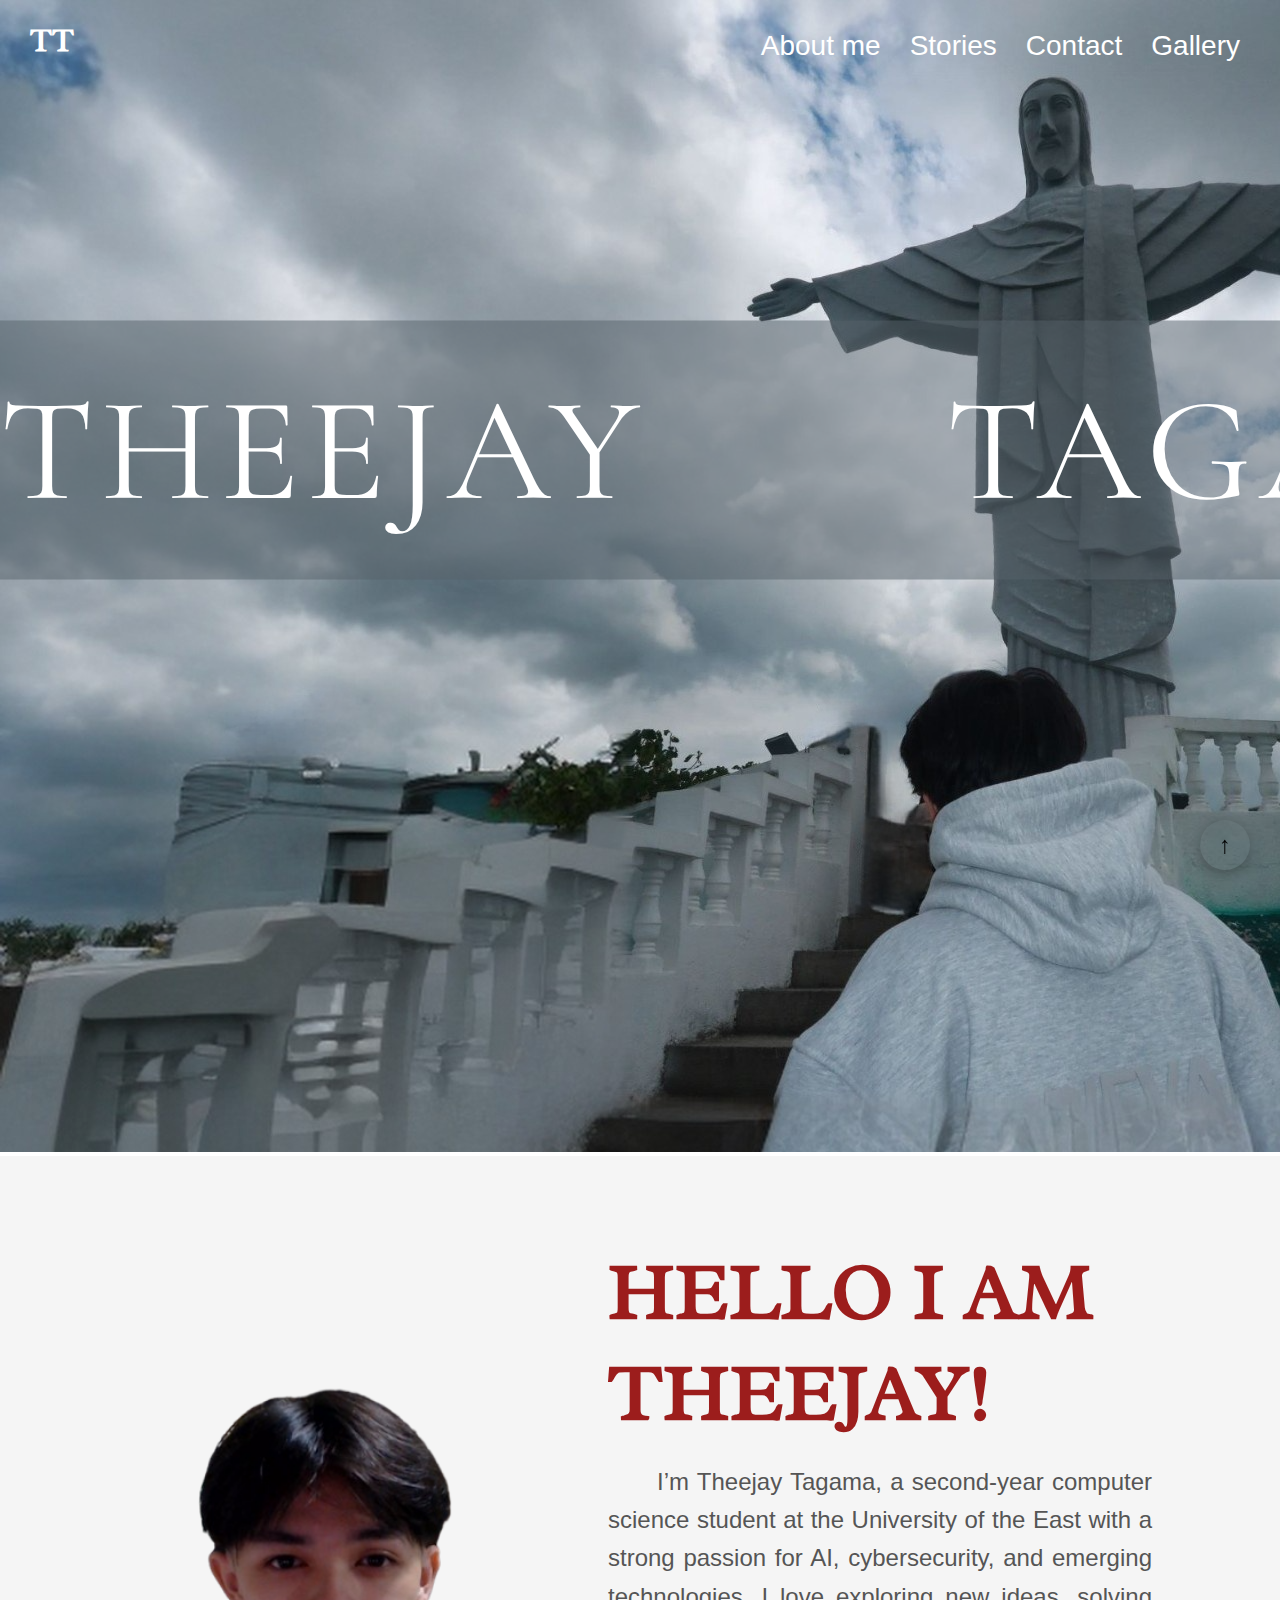
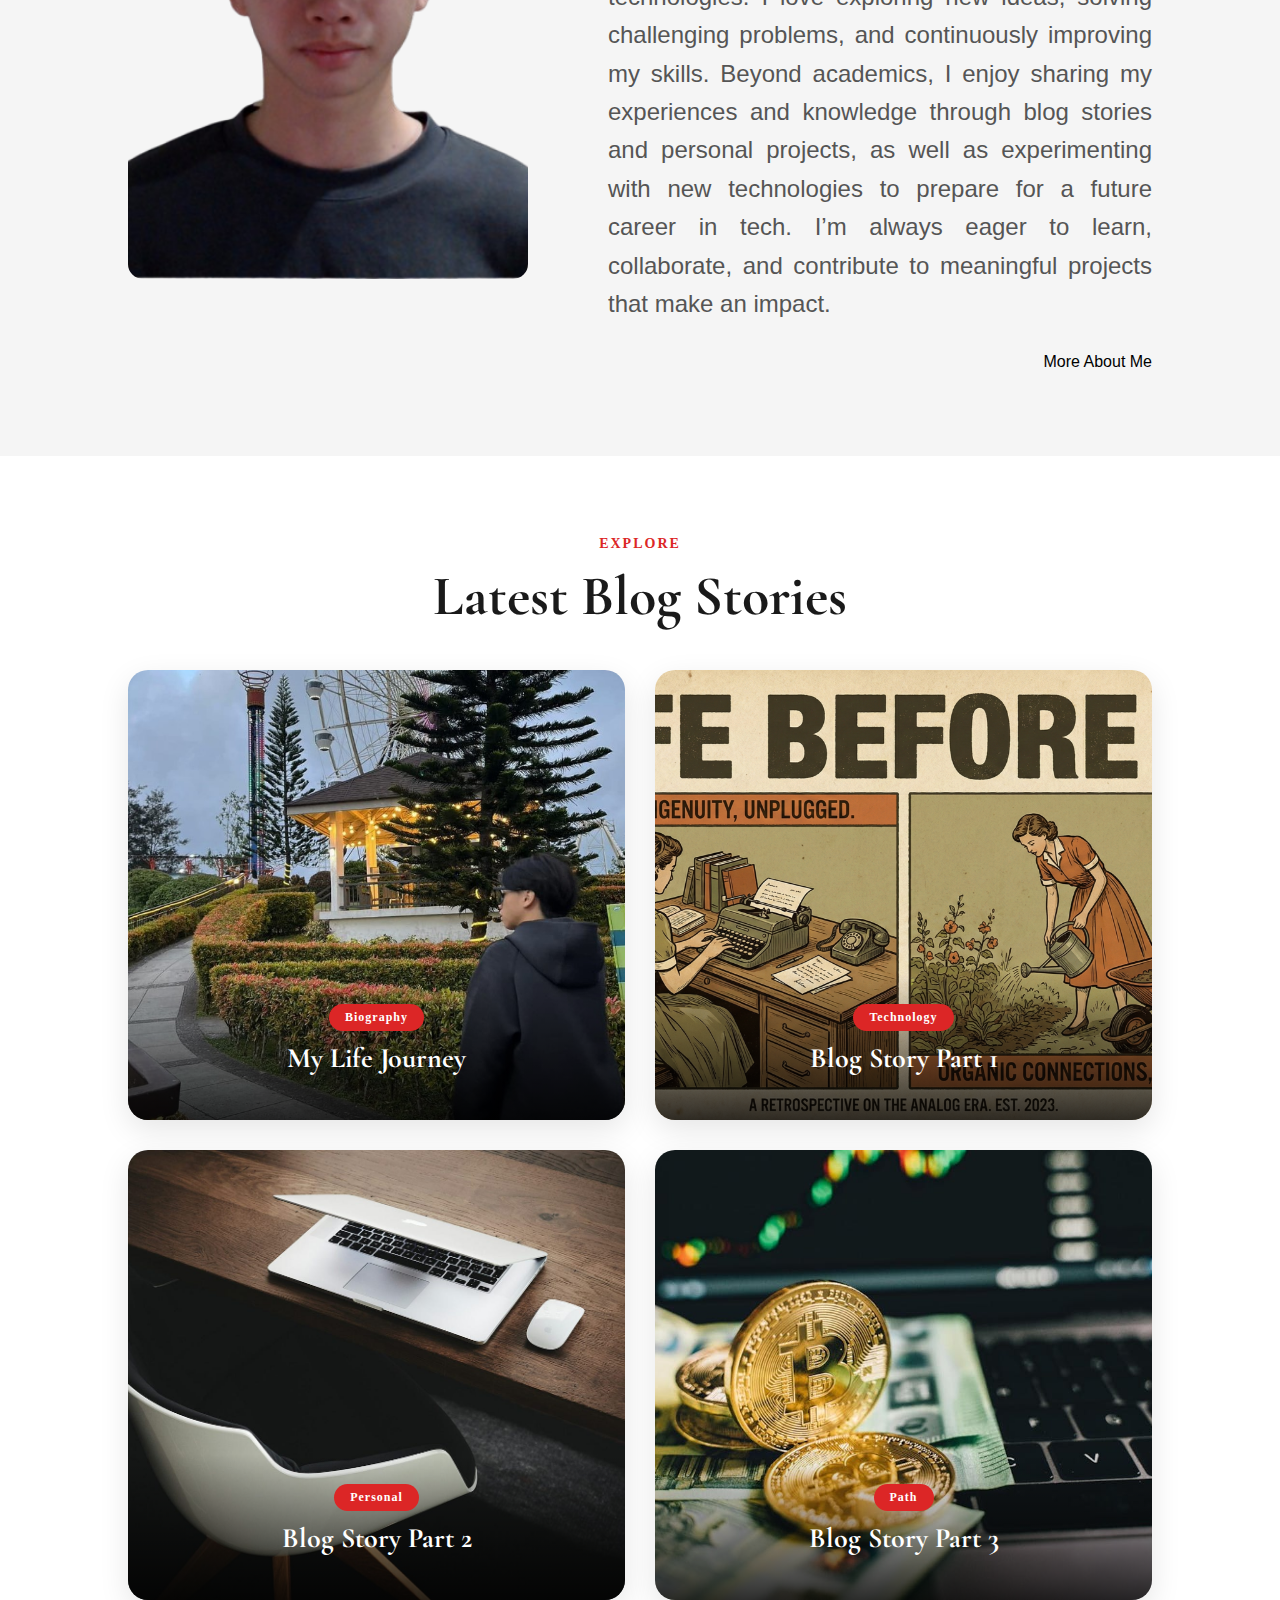
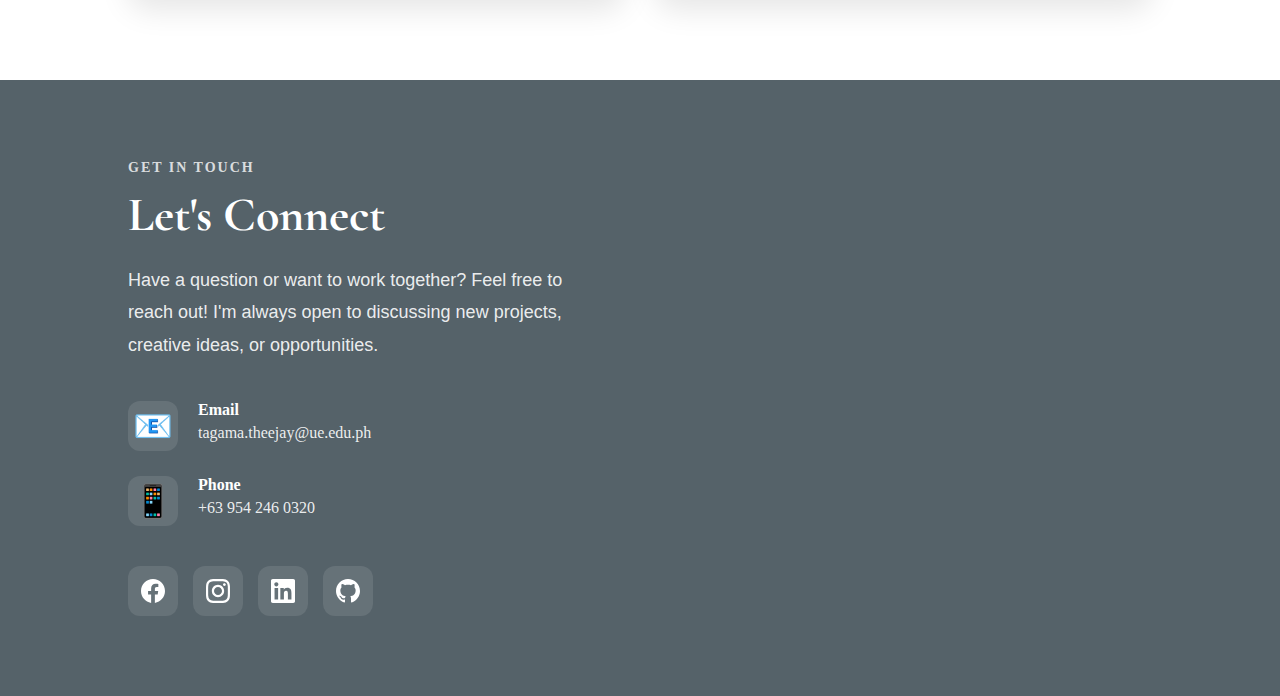
<file: index.html>
<!DOCTYPE html>
<html lang="en">
<head>
    <meta charset="UTF-8">
    <meta name="viewport" content="width=device-width, initial-scale=1.0">
    <title>LandingPage</title>
    <link href="https://fonts.googleapis.com/css2?family=Cormorant+Garamond:wght@400;700&display=swap" rel="stylesheet">
    <link href="https://fonts.googleapis.com/css2?family=Radley&display=swap" rel="stylesheet">
    <link rel="stylesheet" href="style.css">
</head>
<body>
    <div id="top"></div>
    <div id="Hero">
        <img src="bgImage2.png" alt="myPicture">
        <h1 id="logo">TT</h1>

        <div class="nav">
            <a href="#About">About me</a>
            <a href="#Stories">Stories</a>
            <a href="#Contact">Contact</a>
            <a href="Gallery/gallery.html">Gallery</a>
        </div>

        <div class="nameBox">
            <span>THEEJAY</span>
            <span>TAGAMA</span>
        </div>

        
    </div>

    <section id="About" class="about-section">
        <div class="about-container">
            <!-- Left: Image -->
            <div class="about-image">
                <img src="pic1.png" alt="Theejay Tagama">
            </div>

            <!-- Right: Text -->
            <div class="about-text">
                <h2>HELLO I AM THEEJAY!</h2>
                <p>
                    &nbsp;&nbsp;&nbsp;&nbsp;&nbsp;&nbsp;I’m Theejay Tagama, a second-year computer science student at the University of the East with a strong passion for AI, cybersecurity, and 
                    emerging technologies. I love exploring new ideas, solving challenging problems, and continuously improving my skills. Beyond academics, 
                    I enjoy sharing my experiences and knowledge through blog stories and personal projects, as well as experimenting with new technologies to 
                    prepare for a future career in tech. I’m always eager to learn, collaborate, and contribute to meaningful projects that make an impact.
                </p>

                <div id="MoreAboutMe">
                    <a href="bio.html">More About Me</a>
                </div>
            </div>
        </div>
    </section>

    <!-- LATEST STORIES SECTION - ADD THIS -->
    <section id="Stories" class="stories-section">
        <p class="stories-label">EXPLORE</p>
        <h2 class="stories-title">Latest Blog Stories</h2>
        

        <!-- Story Cards Grid -->
        <div class="stories-grid">
            
            <!-- Story Card 1 - Biography -->
            <a href="bio.html" class="story-card">
                <img src="storyPic1.jpg" alt="Biography">
                <div class="story-overlay">
                    <span class="story-category">Biography</span>
                    <h3 class="story-title">My Life Journey</h3>
                </div>
            </a>

            <!-- Story Card 2 - Blog Story Part 1 -->
            <a href="BS1.html" class="story-card">
                <img src="storyPic3.png" alt="Blog Story Part 1">
                <div class="story-overlay">
                    <span class="story-category">Technology</span>
                    <h3 class="story-title">Blog Story Part 1</h3>
                </div>
            </a>

            <!-- Story Card 3 - Blog Story Part 2 -->
            <a href="BS2.html" class="story-card">
                <img src="storyPic2.jpg" alt="Blog Story Part 2">
                <div class="story-overlay">
                    <span class="story-category">Personal</span>
                    <h3 class="story-title">Blog Story Part 2</h3>
                </div>
            </a>

            <!-- Story Card 4 - Blog Story Part 3 -->
            <a href="BS3.html" class="story-card">
                <img src="HeadPic.jpg" alt="Blog Story Part 3">
                <div class="story-overlay">
                    <span class="story-category">Path</span>
                    <h3 class="story-title">Blog Story Part 3</h3>
                </div>
            </a>

        </div>
    </section>

    </section>

    <!-- CONTACT SECTION - ADD THIS -->
    <section id="Contact" class="contact-section">
        <div class="contact-container">
            
            <div class="contact-info">
                <p class="contact-label">GET IN TOUCH</p>
                <h2 class="contact-title">Let's Connect</h2>
                <p class="contact-description">
                    Have a question or want to work together? Feel free to reach out! 
                    I'm always open to discussing new projects, creative ideas, or opportunities.
                </p>

                <!-- Contact Details -->
                <div class="contact-details">
                    <div class="contact-item">
                        <div class="contact-icon">📧</div>
                        <div>
                            <h4>Email</h4>
                            <a href="mailto:tagama.theejay@ue.edu.ph">tagama.theejay@ue.edu.ph</a>
                        </div>
                    </div>

                    <div class="contact-item">
                        <div class="contact-icon">📱</div>
                        <div>
                            <h4>Phone</h4>
                            <a href="tel:+639542460320">+63 954 246 0320</a>
                        </div>
                    </div>
                </div>

                <!-- Social Media Links -->
                <div class="social-links">
                    <a href="https://www.facebook.com/theejay.tagama.58" target="_blank" class="social-btn">
                        <svg width="24" height="24" fill="currentColor" viewBox="0 0 24 24">
                            <path d="M24 12.073c0-6.627-5.373-12-12-12s-12 5.373-12 12c0 5.99 4.388 10.954 10.125 11.854v-8.385H7.078v-3.47h3.047V9.43c0-3.007 1.792-4.669 4.533-4.669 1.312 0 2.686.235 2.686.235v2.953H15.83c-1.491 0-1.956.925-1.956 1.874v2.25h3.328l-.532 3.47h-2.796v8.385C19.612 23.027 24 18.062 24 12.073z"/>
                        </svg>
                    </a>
                    <a href="https://www.instagram.com/tthheeejjaayyy/" target="_blank" class="social-btn">
                        <svg width="24" height="24" fill="currentColor" viewBox="0 0 24 24">
                            <path d="M12 2.163c3.204 0 3.584.012 4.85.07 3.252.148 4.771 1.691 4.919 4.919.058 1.265.069 1.645.069 4.849 0 3.205-.012 3.584-.069 4.849-.149 3.225-1.664 4.771-4.919 4.919-1.266.058-1.644.07-4.85.07-3.204 0-3.584-.012-4.849-.07-3.26-.149-4.771-1.699-4.919-4.92-.058-1.265-.07-1.644-.07-4.849 0-3.204.013-3.583.07-4.849.149-3.227 1.664-4.771 4.919-4.919 1.266-.057 1.645-.069 4.849-.069zm0-2.163c-3.259 0-3.667.014-4.947.072-4.358.2-6.78 2.618-6.98 6.98-.059 1.281-.073 1.689-.073 4.948 0 3.259.014 3.668.072 4.948.2 4.358 2.618 6.78 6.98 6.98 1.281.058 1.689.072 4.948.072 3.259 0 3.668-.014 4.948-.072 4.354-.2 6.782-2.618 6.979-6.98.059-1.28.073-1.689.073-4.948 0-3.259-.014-3.667-.072-4.947-.196-4.354-2.617-6.78-6.979-6.98-1.281-.059-1.69-.073-4.949-.073zm0 5.838c-3.403 0-6.162 2.759-6.162 6.162s2.759 6.163 6.162 6.163 6.162-2.759 6.162-6.163c0-3.403-2.759-6.162-6.162-6.162zm0 10.162c-2.209 0-4-1.79-4-4 0-2.209 1.791-4 4-4s4 1.791 4 4c0 2.21-1.791 4-4 4zm6.406-11.845c-.796 0-1.441.645-1.441 1.44s.645 1.44 1.441 1.44c.795 0 1.439-.645 1.439-1.44s-.644-1.44-1.439-1.44z"/>
                        </svg>
                    </a>
                    <a href="https://www.linkedin.com/in/theejay-tagama-810851366/" target="_blank" class="social-btn">
                        <svg width="24" height="24" fill="currentColor" viewBox="0 0 24 24">
                            <path d="M20.447 20.452h-3.554v-5.569c0-1.328-.027-3.037-1.852-3.037-1.853 0-2.136 1.445-2.136 2.939v5.667H9.351V9h3.414v1.561h.046c.477-.9 1.637-1.85 3.37-1.85 3.601 0 4.267 2.37 4.267 5.455v6.286zM5.337 7.433c-1.144 0-2.063-.926-2.063-2.065 0-1.138.92-2.063 2.063-2.063 1.14 0 2.064.925 2.064 2.063 0 1.139-.925 2.065-2.064 2.065zm1.782 13.019H3.555V9h3.564v11.452zM22.225 0H1.771C.792 0 0 .774 0 1.729v20.542C0 23.227.792 24 1.771 24h20.451C23.2 24 24 23.227 24 22.271V1.729C24 .774 23.2 0 22.222 0h.003z"/>
                        </svg>
                    </a>
                    <a href="https://github.com/Theejay06" target="_blank" class="social-btn">
                        <svg width="24" height="24" fill="currentColor" viewBox="0 0 24 24">
                            <path d="M12 0c-6.626 0-12 5.373-12 12 0 5.302 3.438 9.8 8.207 11.387.599.111.793-.261.793-.577v-2.234c-3.338.726-4.033-1.416-4.033-1.416-.546-1.387-1.333-1.756-1.333-1.756-1.089-.745.083-.729.083-.729 1.205.084 1.839 1.237 1.839 1.237 1.07 1.834 2.807 1.304 3.492.997.107-.775.418-1.305.762-1.604-2.665-.305-5.467-1.334-5.467-5.931 0-1.311.469-2.381 1.236-3.221-.124-.303-.535-1.524.117-3.176 0 0 1.008-.322 3.301 1.23.957-.266 1.983-.399 3.003-.404 1.02.005 2.047.138 3.006.404 2.291-1.552 3.297-1.23 3.297-1.23.653 1.653.242 2.874.118 3.176.77.84 1.235 1.911 1.235 3.221 0 4.609-2.807 5.624-5.479 5.921.43.372.823 1.102.823 2.222v3.293c0 .319.192.694.801.576 4.765-1.589 8.199-6.086 8.199-11.386 0-6.627-5.373-12-12-12z"/>
                        </svg>
                    </a>
                </div>
            </div>
        </div>
    </section>

    <a href="#top" class="back-to-top">↑</a>

    
</body>
</html>
</file>
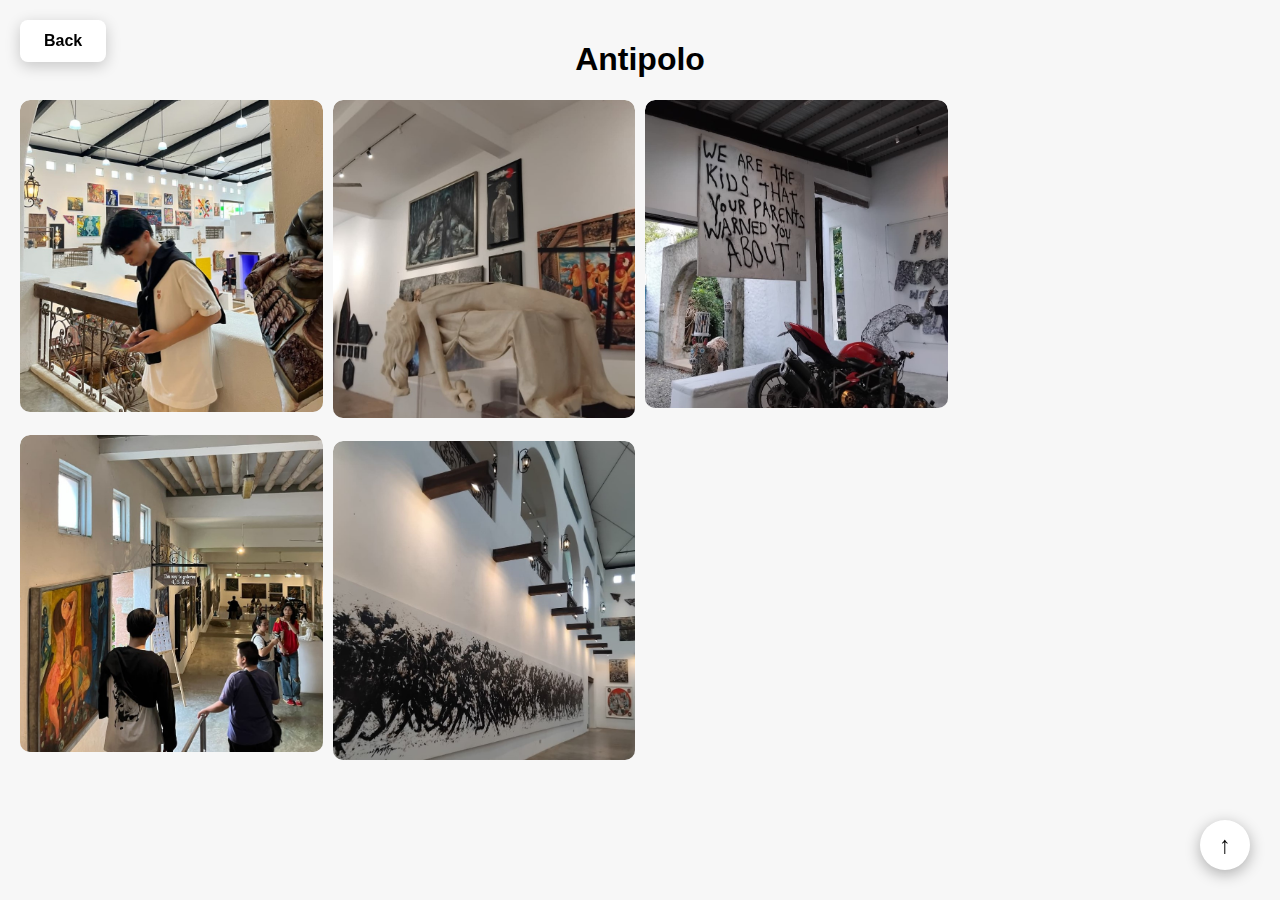
<file: Gallery/antipolo.html>
<!DOCTYPE html>
<html lang="en">
<head>
<meta charset="UTF-8">
<meta name="viewport" content="width=device-width, initial-scale=1.0">
<title>Photo Gallery</title>
<link rel="stylesheet" href="../css/gen.css">
</head>
<body>
  <div id="top"></div>
  <a href="gallery.html" class="home-button">Back</a>
  <h1>Antipolo</h1>


  <div class="gallery">
      <a href="#img1"><img src="../images/gallery-images/pinto-art/pic1.jpg" alt="Child Pic 1" class="thumb"></a>
      <a href="#img2"><img src="../images/gallery-images/pinto-art/pic2.jpg" alt="Child Pic 2" class="thumb"></a>
      <a href="#img3"><img src="../images/gallery-images/pinto-art/pic3.jpg" alt="Child Pic 3" class="thumb"></a>
      <a href="#img4"><img src="../images/gallery-images/pinto-art/pic4.jpg" alt="Child Pic 4" class="thumb"></a>
      <a href="#img5"><img src="../images/gallery-images/pinto-art/pic5.jpg" alt="Child Pic 5" class="thumb"></a>
      
  </div>


  <div id="img1" class="lightbox">
    <a href="#" class="close"></a>
    <img src="../images/gallery-images/pinto-art/pic1.jpg" alt="Child Pic 1">
  </div>

  <div id="img2" class="lightbox">
    <a href="#" class="close"></a>
    <img src="../images/gallery-images/pinto-art/pic2.jpg" alt="Child Pic 2">
  </div>

  <div id="img3" class="lightbox">
    <a href="#" class="close"></a>
    <img src="../images/gallery-images/pinto-art/pic3.jpg" alt="Child Pic 3">
  </div>

  <div id="img4" class="lightbox">
    <a href="#" class="close"></a>
    <img src="../images/gallery-images/pinto-art/pic4.jpg" alt="Child Pic 4">
  </div>

  <div id="img5" class="lightbox">
    <a href="#" class="close"></a>
    <img src="../images/gallery-images/pinto-art/pic5.jpg" alt="Child Pic 5">
  </div>


  <a href="#top" class="back-to-top">↑</a>

</body>
</html>
</file>
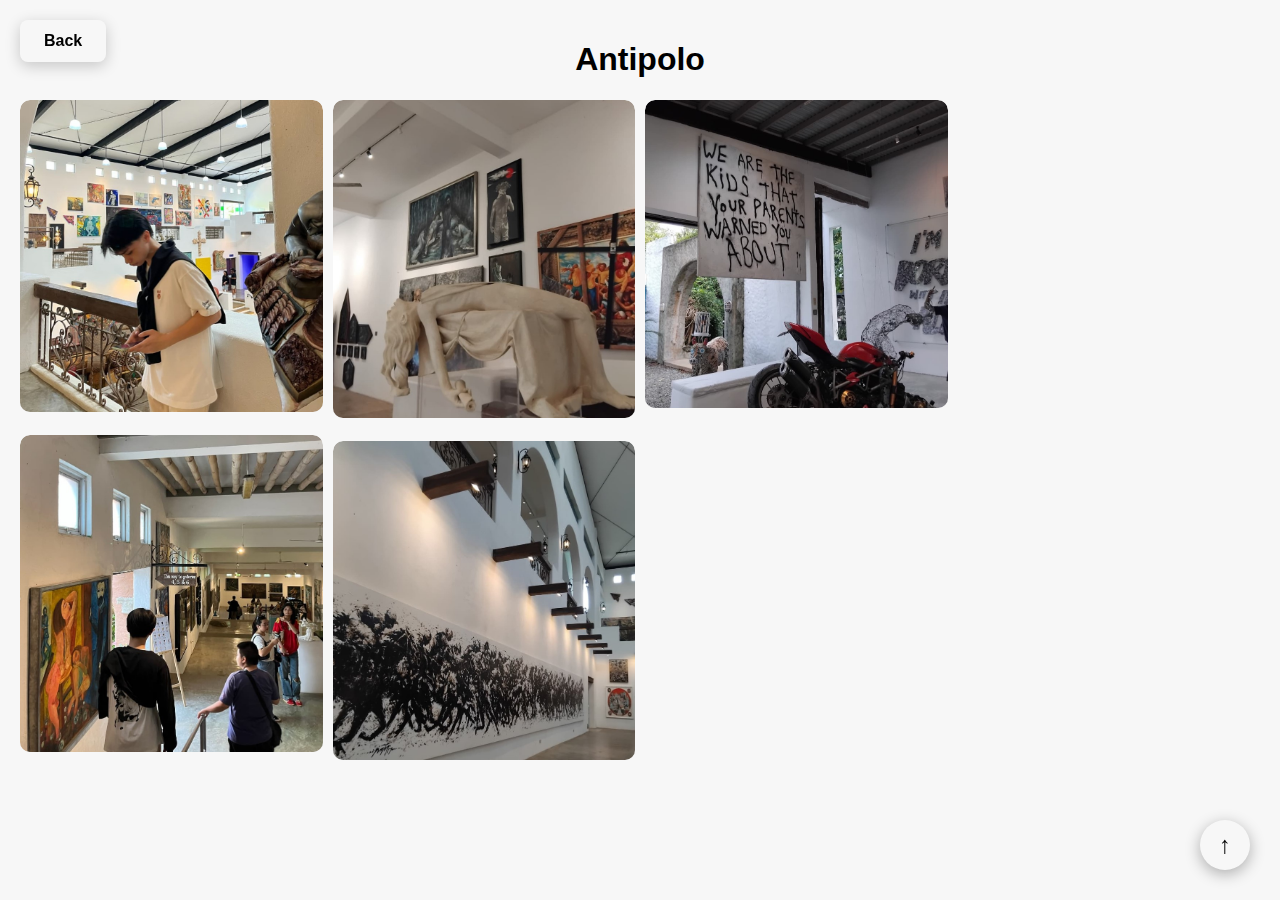
<file: Gallery/AntipoloGal.html>
<!DOCTYPE html>
<html lang="en">
<head>
<meta charset="UTF-8">
<meta name="viewport" content="width=device-width, initial-scale=1.0">
<title>Photo Gallery</title>
<link rel="stylesheet" href="gen.css">
</head>
<body>
  <div id="top"></div>
  <a href="gallery.html" class="home-button">Back</a>
  <h1>Antipolo</h1>


  <div class="gallery">
      <a href="#img1"><img src="../Pictures/PintoArt/pic1.jpg" alt="Child Pic 1" class="thumb"></a>
      <a href="#img2"><img src="../Pictures/PintoArt/pic2.jpg" alt="Child Pic 2" class="thumb"></a>
      <a href="#img3"><img src="../Pictures/PintoArt/pic3.jpg" alt="Child Pic 3" class="thumb"></a>
      <a href="#img4"><img src="../Pictures/PintoArt/pic4.jpg" alt="Child Pic 4" class="thumb"></a>
      <a href="#img5"><img src="../Pictures/PintoArt/pic5.jpg" alt="Child Pic 5" class="thumb"></a>
      
  </div>


  <div id="img1" class="lightbox">
    <a href="#" class="close"></a>
    <img src="../Pictures/PintoArt/pic1.jpg" alt="Child Pic 1">
  </div>

  <div id="img2" class="lightbox">
    <a href="#" class="close"></a>
    <img src="../Pictures/PintoArt/pic2.jpg" alt="Child Pic 2">
  </div>

  <div id="img3" class="lightbox">
    <a href="#" class="close"></a>
    <img src="../Pictures/PintoArt/pic3.jpg" alt="Child Pic 3">
  </div>

  <div id="img4" class="lightbox">
    <a href="#" class="close"></a>
    <img src="../Pictures/PintoArt/pic4.jpg" alt="Child Pic 4">
  </div>

  <div id="img5" class="lightbox">
    <a href="#" class="close"></a>
    <img src="../Pictures/PintoArt/pic5.jpg" alt="Child Pic 5">
  </div>


  <a href="#top" class="back-to-top">↑</a>

</body>
</html>
</file>
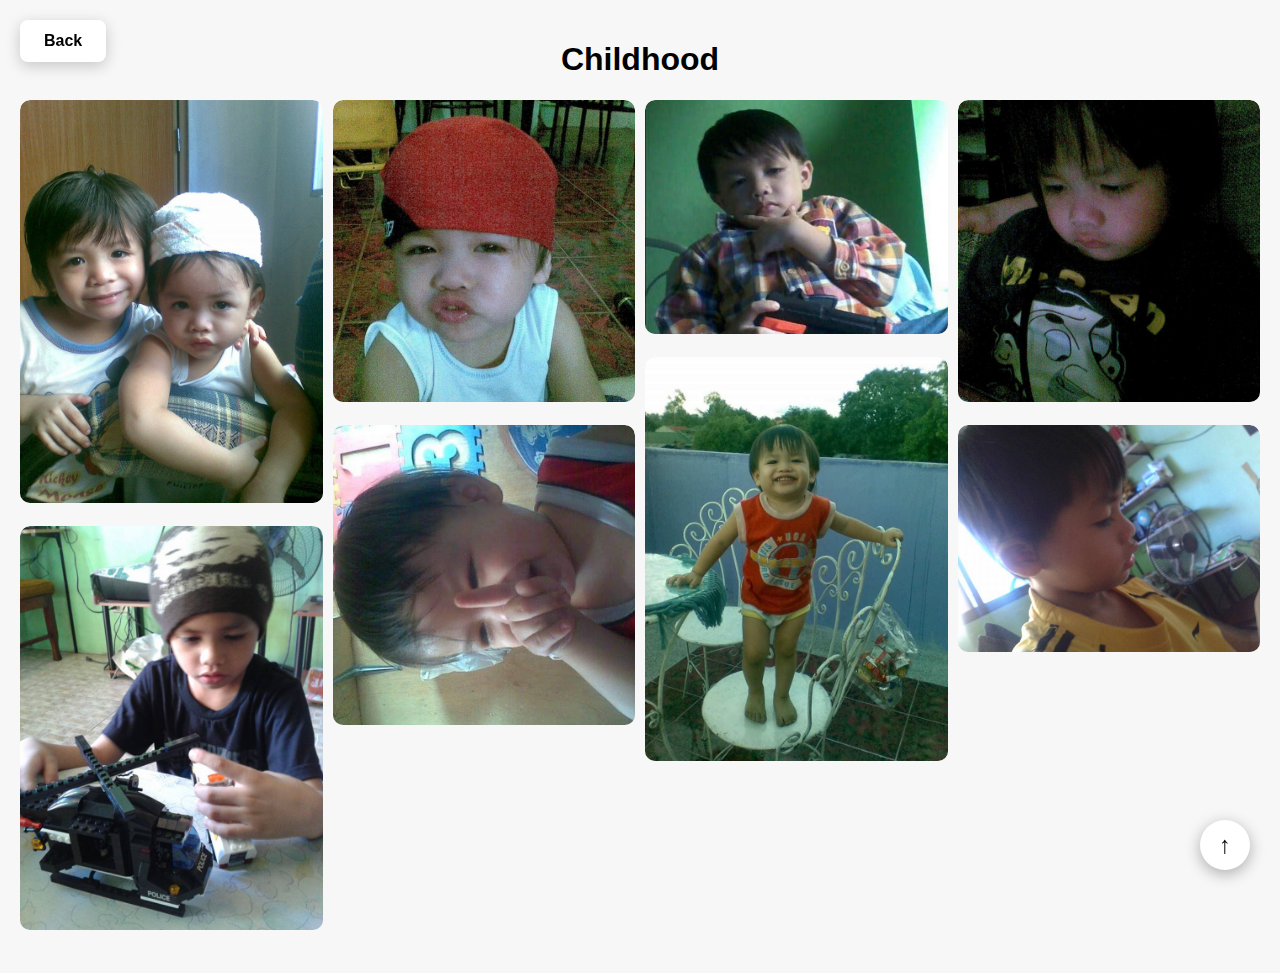
<file: Gallery/childhood.html>
<!DOCTYPE html>
<html lang="en">
<head>
<meta charset="UTF-8">
<meta name="viewport" content="width=device-width, initial-scale=1.0">
<title>Photo Gallery</title>
<link rel="stylesheet" href="../css/gen.css">
</head>
<body>
<div id="top"></div>
<a href="gallery.html" class="home-button">Back</a>
<h1>Childhood</h1>


<div class="gallery">
  <a href="#img1"><img src="../images/gallery-images/childhood/childPic1.jpg" alt="Child Pic 1" class="thumb"></a>
  <a href="#img2"><img src="../images/gallery-images/childhood/childPic2.jpg" alt="Child Pic 2" class="thumb"></a>
  <a href="#img3"><img src="../images/gallery-images/childhood/childPic3.jpg" alt="Child Pic 3" class="thumb"></a>
  <a href="#img4"><img src="../images/gallery-images/childhood/childPic4.jpg" alt="Child Pic 4" class="thumb"></a>
  <a href="#img5"><img src="../images/gallery-images/childhood/childPic5.jpg" alt="Child Pic 5" class="thumb"></a>
  <a href="#img6"><img src="../images/gallery-images/childhood/childPic6.jpg" alt="Child Pic 6" class="thumb"></a>
  <a href="#img7"><img src="../images/gallery-images/childhood/childPic7.jpg" alt="Child Pic 7" class="thumb"></a>
  <a href="#img8"><img src="../images/gallery-images/childhood/childPic8.jpg" alt="Child Pic 8" class="thumb"></a>
</div>


<div id="img1" class="lightbox">
  <a href="#" class="close"></a>
  <img src="../images/gallery-images/childhood/childPic1.jpg" alt="Child Pic 1">
</div>

<div id="img2" class="lightbox">
  <a href="#" class="close"></a>
  <img src="../images/gallery-images/childhood/childPic2.jpg" alt="Child Pic 2">
</div>

<div id="img3" class="lightbox">
  <a href="#" class="close"></a>
  <img src="../images/gallery-images/childhood/childPic3.jpg" alt="Child Pic 3">
</div>

<div id="img4" class="lightbox">
  <a href="#" class="close"></a>
  <img src="../images/gallery-images/childhood/childPic4.jpg" alt="Child Pic 4">
</div>

<div id="img5" class="lightbox">
  <a href="#" class="close"></a>
  <img src="../images/gallery-images/childhood/childPic5.jpg" alt="Child Pic 5">
</div>

<div id="img6" class="lightbox">
  <a href="#" class="close"></a>
  <img src="../images/gallery-images/childhood/childPic6.jpg" alt="Child Pic 6">
</div>

<div id="img7" class="lightbox">
  <a href="#" class="close"></a>
  <img src="../images/gallery-images/childhood/childPic7.jpg" alt="Child Pic 7">
</div>

<div id="img8" class="lightbox">
  <a href="#" class="close"></a>
  <img src="../images/gallery-images/childhood/childPic8.jpg" alt="Child Pic 8">
</div>
<a href="#top" class="back-to-top">↑</a>
</body>
</html>
</file>
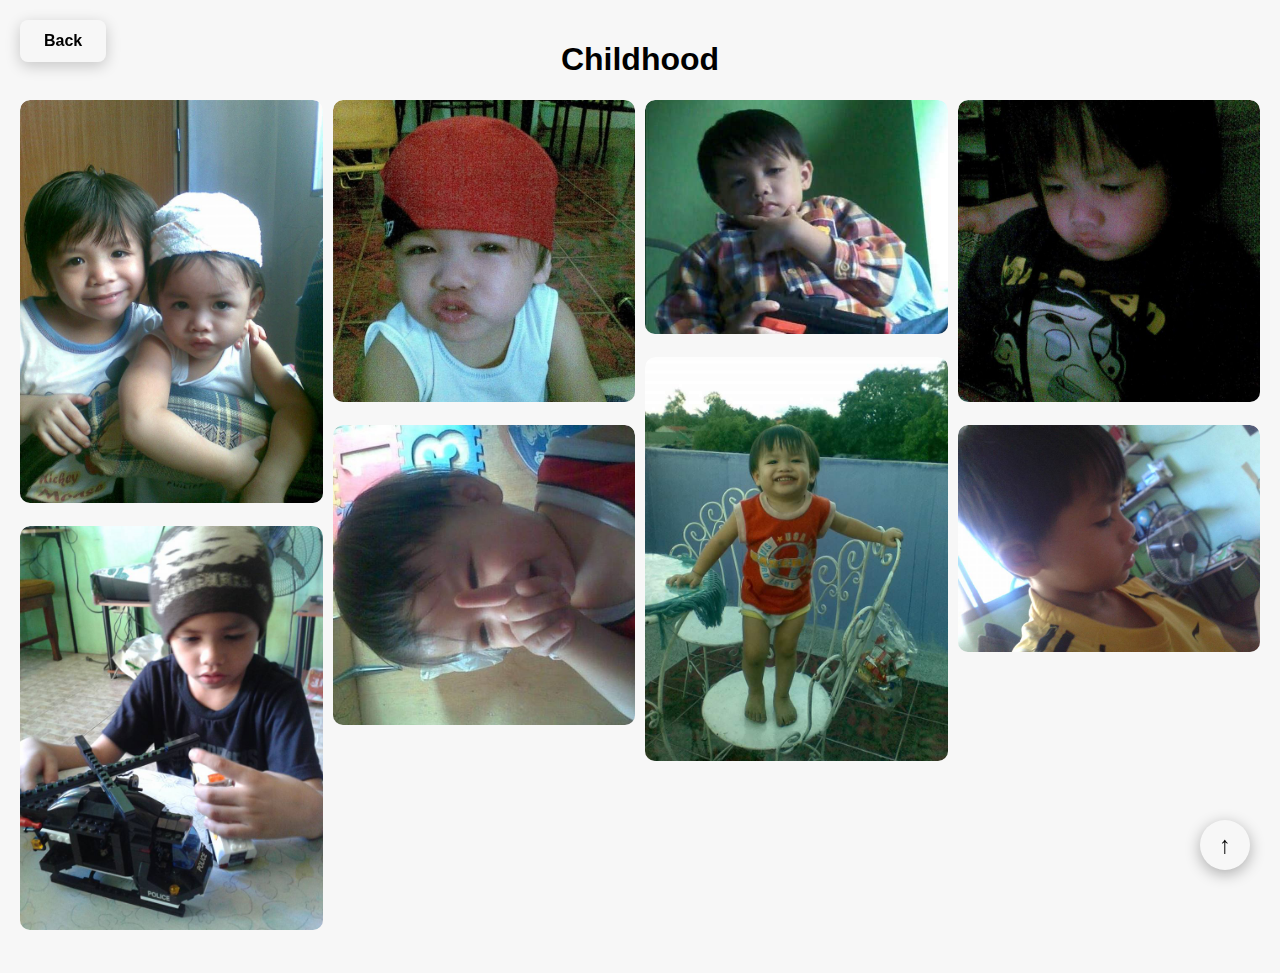
<file: Gallery/childHoodGal.html>
<!DOCTYPE html>
<html lang="en">
<head>
<meta charset="UTF-8">
<meta name="viewport" content="width=device-width, initial-scale=1.0">
<title>Photo Gallery</title>
<link rel="stylesheet" href="gen.css">
</head>
<body>
<div id="top"></div>
<a href="gallery.html" class="home-button">Back</a>
<h1>Childhood</h1>


<div class="gallery">
  <a href="#img1"><img src="../Pictures/Childhood/childPic1.jpg" alt="Child Pic 1" class="thumb"></a>
  <a href="#img2"><img src="../Pictures/Childhood/childPic2.jpg" alt="Child Pic 2" class="thumb"></a>
  <a href="#img3"><img src="../Pictures/Childhood/childPic3.jpg" alt="Child Pic 3" class="thumb"></a>
  <a href="#img4"><img src="../Pictures/Childhood/childPic4.jpg" alt="Child Pic 4" class="thumb"></a>
  <a href="#img5"><img src="../Pictures/Childhood/childPic5.jpg" alt="Child Pic 5" class="thumb"></a>
  <a href="#img6"><img src="../Pictures/Childhood/childPic6.jpg" alt="Child Pic 6" class="thumb"></a>
  <a href="#img7"><img src="../Pictures/Childhood/childPic7.jpg" alt="Child Pic 7" class="thumb"></a>
  <a href="#img8"><img src="../Pictures/Childhood/childPic8.jpg" alt="Child Pic 8" class="thumb"></a>
</div>


<div id="img1" class="lightbox">
  <a href="#" class="close"></a>
  <img src="../Pictures/Childhood/childPic1.jpg" alt="Child Pic 1">
</div>

<div id="img2" class="lightbox">
  <a href="#" class="close"></a>
  <img src="../Pictures/Childhood/childPic2.jpg" alt="Child Pic 2">
</div>

<div id="img3" class="lightbox">
  <a href="#" class="close"></a>
  <img src="../Pictures/Childhood/childPic3.jpg" alt="Child Pic 3">
</div>

<div id="img4" class="lightbox">
  <a href="#" class="close"></a>
  <img src="../Pictures/Childhood/childPic4.jpg" alt="Child Pic 4">
</div>

<div id="img5" class="lightbox">
  <a href="#" class="close"></a>
  <img src="../Pictures/Childhood/childPic5.jpg" alt="Child Pic 5">
</div>

<div id="img6" class="lightbox">
  <a href="#" class="close"></a>
  <img src="../Pictures/Childhood/childPic6.jpg" alt="Child Pic 6">
</div>

<div id="img7" class="lightbox">
  <a href="#" class="close"></a>
  <img src="../Pictures/Childhood/childPic7.jpg" alt="Child Pic 7">
</div>

<div id="img8" class="lightbox">
  <a href="#" class="close"></a>
  <img src="../Pictures/Childhood/childPic8.jpg" alt="Child Pic 8">
</div>
<a href="#top" class="back-to-top">↑</a>
</body>
</html>
</file>
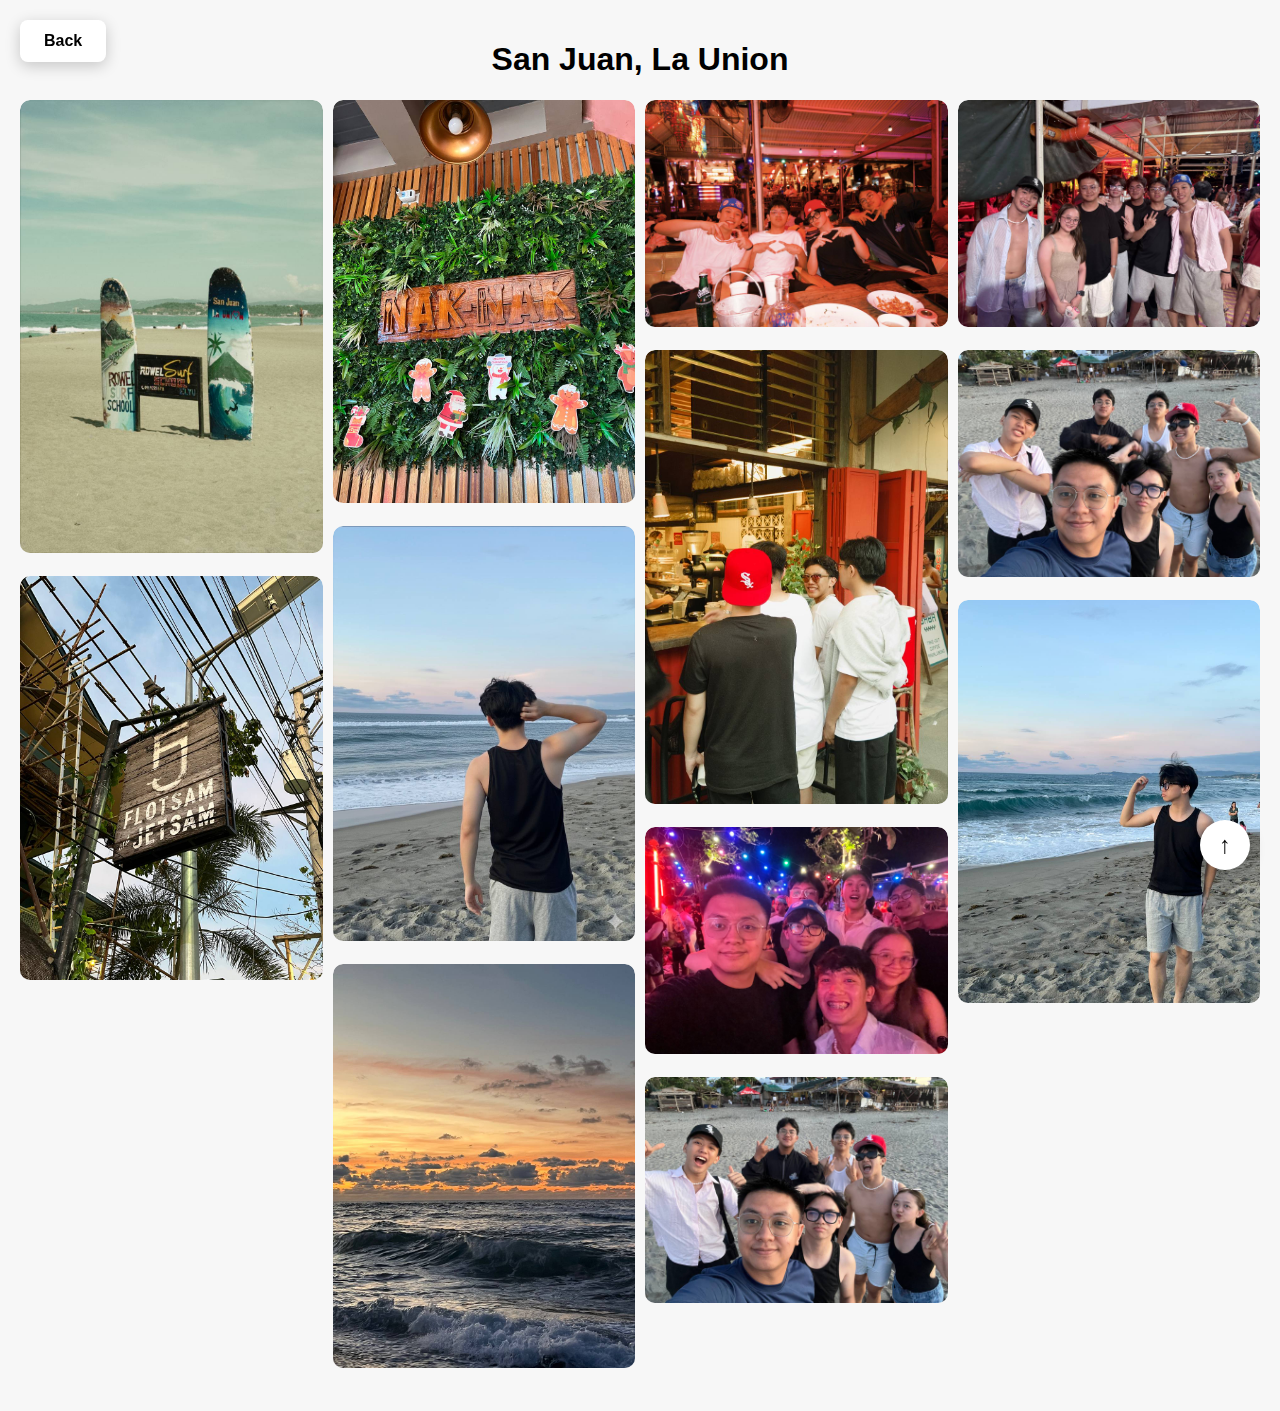
<file: Gallery/elyu.html>
<!DOCTYPE html>
<html lang="en">
<head>
<meta charset="UTF-8">
<meta name="viewport" content="width=device-width, initial-scale=1.0">
<title>Photo Gallery</title>
<link rel="stylesheet" href="../css/gen.css">
</head>
<body>
<div id="top"></div>
<a href="gallery.html" class="home-button">Back</a>
<h1>San Juan, La Union</h1>

<div class="gallery">
    <a href="#img1"><img src="../images/gallery-images/elyu/pic1.jpg" alt="LU Pic 1" class="thumb"></a>
    <a href="#img2"><img src="../images/gallery-images/elyu/pic2.jpg" alt="LU Pic 2" class="thumb"></a>
    <a href="#img3"><img src="../images/gallery-images/elyu/pic3.jpg" alt="LU Pic 3" class="thumb"></a>
    <a href="#img4"><img src="../images/gallery-images/elyu/pic4.jpg" alt="LU Pic 4" class="thumb"></a>
    <a href="#img5"><img src="../images/gallery-images/elyu/pic5.jpg" alt="LU Pic 5" class="thumb"></a>
    <a href="#img6"><img src="../images/gallery-images/elyu/pic6.jpg" alt="LU Pic 6" class="thumb"></a>
    <a href="#img7"><img src="../images/gallery-images/elyu/pic7.jpg" alt="LU Pic 7" class="thumb"></a>
    <a href="#img8"><img src="../images/gallery-images/elyu/pic8.jpg" alt="LU Pic 8" class="thumb"></a>
    <a href="#img9"><img src="../images/gallery-images/elyu/pic9.jpg" alt="LU Pic 9" class="thumb"></a>
    <a href="#img10"><img src="../images/gallery-images/elyu/pic10.jpg" alt="LU Pic 10" class="thumb"></a>
    <a href="#img11"><img src="../images/gallery-images/elyu/pic11.jpg" alt="LU Pic 11" class="thumb"></a>
    <a href="#img12"><img src="../images/gallery-images/elyu/pic12.jpg" alt="LU Pic 12" class="thumb"></a>
</div>

<div id="img1" class="lightbox">
    <a href="#_" class="close"></a>
    <img src="../images/gallery-images/elyu/pic1.jpg" alt="LU Pic 1">
</div>

<div id="img2" class="lightbox">
    <a href="#_" class="close"></a>
    <img src="../images/gallery-images/elyu/pic2.jpg" alt="LU Pic 2">
</div>

<div id="img3" class="lightbox">
    <a href="#_" class="close"></a>
    <img src="../images/gallery-images/elyu/pic3.jpg" alt="LU Pic 3">
</div>

<div id="img4" class="lightbox">
    <a href="#_" class="close"></a>
    <img src="../images/gallery-images/elyu/pic4.jpg" alt="LU Pic 4">
</div>

<div id="img5" class="lightbox">
    <a href="#_" class="close"></a>
    <img src="../images/gallery-images/elyu/pic5.jpg" alt="LU Pic 5">
</div>

<div id="img6" class="lightbox">
    <a href="#_" class="close"></a>
    <img src="../images/gallery-images/elyu/pic6.jpg" alt="LU Pic 6">
</div>

<div id="img7" class="lightbox">
    <a href="#_" class="close"></a>
    <img src="../images/gallery-images/elyu/pic7.jpg" alt="LU Pic 7">
</div>

<div id="img8" class="lightbox">
    <a href="#_" class="close"></a>
    <img src="../images/gallery-images/elyu/pic8.jpg" alt="Child Pic 8">
</div>

<div id="img9" class="lightbox">
    <a href="#_" class="close"></a>
    <img src="../images/gallery-images/elyu/pic9.jpg" alt="Child Pic 9">
</div>

<div id="img10" class="lightbox">
    <a href="#_" class="close"></a>
    <img src="../images/gallery-images/elyu/pic10.jpg" alt="Child Pic 10">
</div>

<div id="img11" class="lightbox">
    <a href="#_" class="close"></a>
    <img src="../images/gallery-images/elyu/pic11.jpg" alt="Child Pic 11">
</div>

<div id="img12" class="lightbox">
    <a href="#_" class="close"></a>
    <img src="../images/gallery-images/elyu/pic12.jpg" alt="Child Pic 12">
</div>
<a href="#top" class="back-to-top">↑</a>
</body>
</html>
</file>
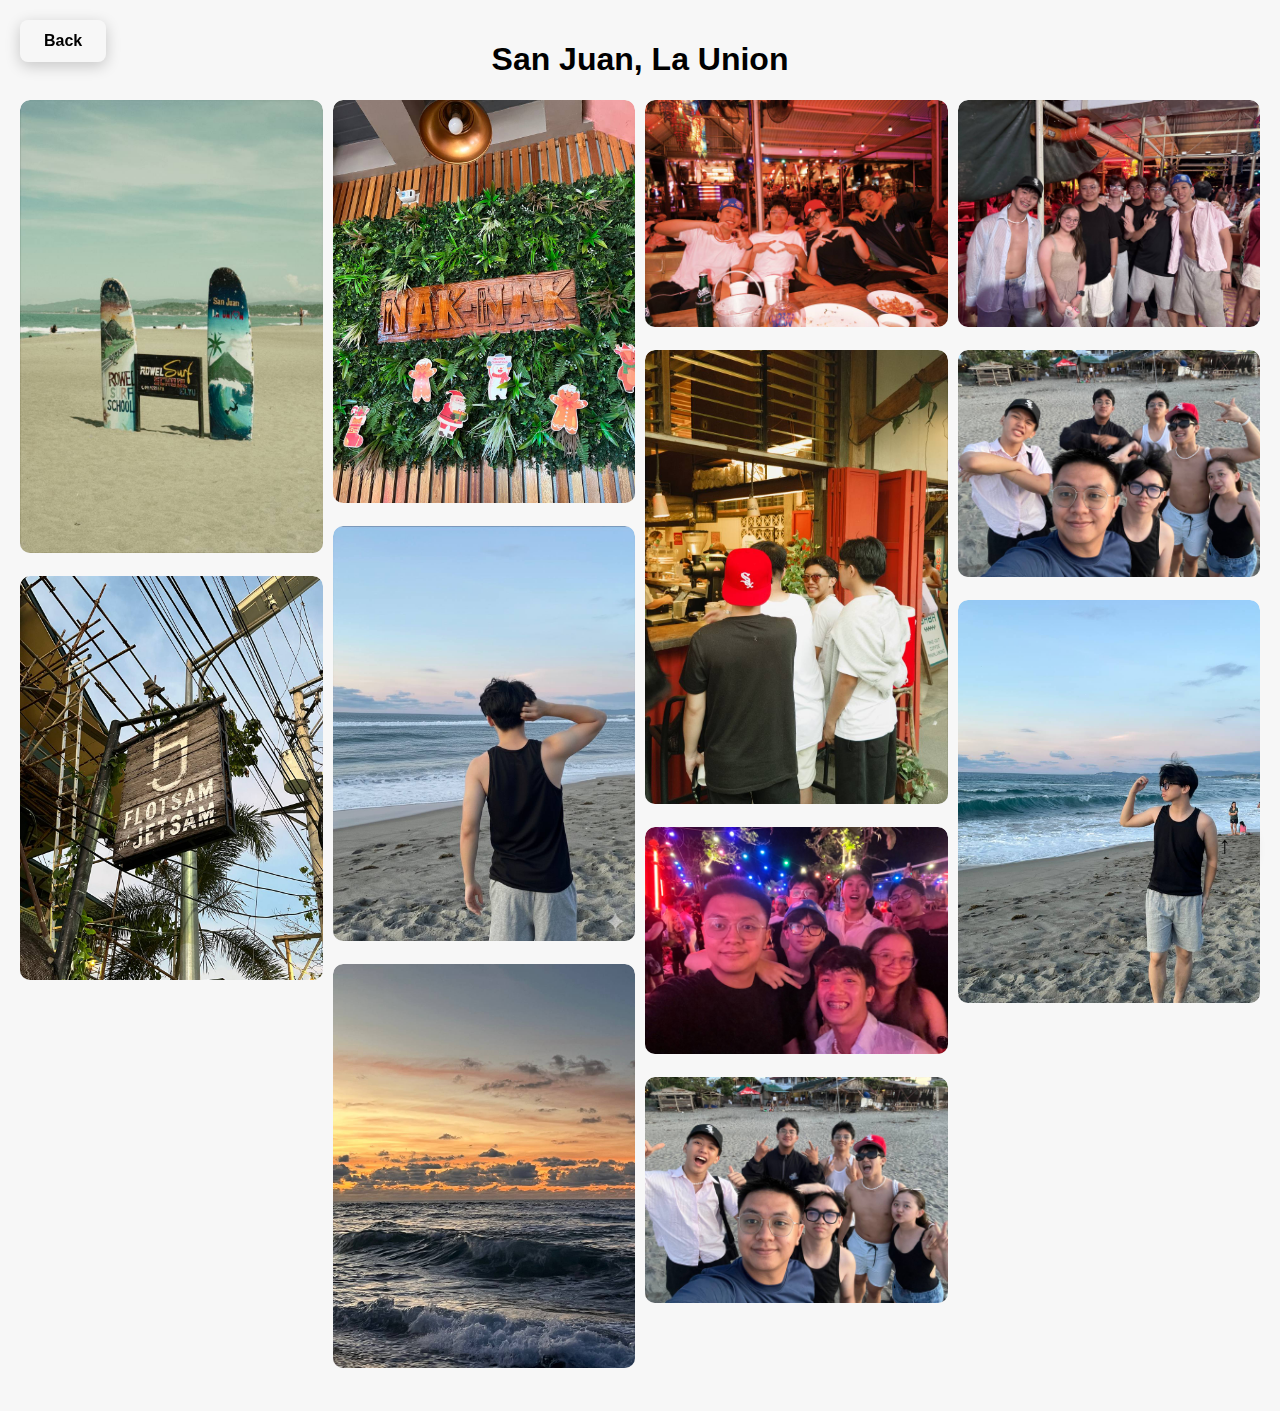
<file: Gallery/ElyuGal.html>
<!DOCTYPE html>
<html lang="en">
<head>
<meta charset="UTF-8">
<meta name="viewport" content="width=device-width, initial-scale=1.0">
<title>Photo Gallery</title>
<link rel="stylesheet" href="gen.css">
</head>
<body>
<div id="top"></div>
<a href="gallery.html" class="home-button">Back</a>
<h1>San Juan, La Union</h1>

<div class="gallery">
    <a href="#img1"><img src="../Pictures/Elyu/pic1.jpg" alt="LU Pic 1" class="thumb"></a>
    <a href="#img2"><img src="../Pictures/Elyu/pic2.jpg" alt="LU Pic 2" class="thumb"></a>
    <a href="#img3"><img src="../Pictures/Elyu/pic3.jpg" alt="LU Pic 3" class="thumb"></a>
    <a href="#img4"><img src="../Pictures/Elyu/pic4.jpg" alt="LU Pic 4" class="thumb"></a>
    <a href="#img5"><img src="../Pictures/Elyu/pic5.jpg" alt="LU Pic 5" class="thumb"></a>
    <a href="#img6"><img src="../Pictures/Elyu/pic6.jpg" alt="LU Pic 6" class="thumb"></a>
    <a href="#img7"><img src="../Pictures/Elyu/pic7.jpg" alt="LU Pic 7" class="thumb"></a>
    <a href="#img8"><img src="../Pictures/Elyu/pic8.jpg" alt="LU Pic 8" class="thumb"></a>
    <a href="#img9"><img src="../Pictures/Elyu/pic9.jpg" alt="LU Pic 9" class="thumb"></a>
    <a href="#img10"><img src="../Pictures/Elyu/pic10.jpg" alt="LU Pic 10" class="thumb"></a>
    <a href="#img11"><img src="../Pictures/Elyu/pic11.jpg" alt="LU Pic 11" class="thumb"></a>
    <a href="#img12"><img src="../Pictures/Elyu/pic12.jpg" alt="LU Pic 12" class="thumb"></a>
</div>

<div id="img1" class="lightbox">
    <a href="#_" class="close"></a>
    <img src="../Pictures/Elyu/pic1.jpg" alt="LU Pic 1">
</div>

<div id="img2" class="lightbox">
    <a href="#_" class="close"></a>
    <img src="../Pictures/Elyu/pic2.jpg" alt="LU Pic 2">
</div>

<div id="img3" class="lightbox">
    <a href="#_" class="close"></a>
    <img src="../Pictures/Elyu/pic3.jpg" alt="LU Pic 3">
</div>

<div id="img4" class="lightbox">
    <a href="#_" class="close"></a>
    <img src="../Pictures/Elyu/pic4.jpg" alt="LU Pic 4">
</div>

<div id="img5" class="lightbox">
    <a href="#_" class="close"></a>
    <img src="../Pictures/Elyu/pic5.jpg" alt="LU Pic 5">
</div>

<div id="img6" class="lightbox">
    <a href="#_" class="close"></a>
    <img src="../Pictures/Elyu/pic6.jpg" alt="LU Pic 6">
</div>

<div id="img7" class="lightbox">
    <a href="#_" class="close"></a>
    <img src="../Pictures/Elyu/pic7.jpg" alt="LU Pic 7">
</div>

<div id="img8" class="lightbox">
    <a href="#_" class="close"></a>
    <img src="../Pictures/Elyu/pic8.jpg" alt="Child Pic 8">
</div>

<div id="img9" class="lightbox">
    <a href="#_" class="close"></a>
    <img src="../Pictures/Elyu/pic9.jpg" alt="Child Pic 9">
</div>

<div id="img10" class="lightbox">
    <a href="#_" class="close"></a>
    <img src="../Pictures/Elyu/pic10.jpg" alt="Child Pic 10">
</div>

<div id="img11" class="lightbox">
    <a href="#_" class="close"></a>
    <img src="../Pictures/Elyu/pic11.jpg" alt="Child Pic 11">
</div>

<div id="img12" class="lightbox">
    <a href="#_" class="close"></a>
    <img src="../Pictures/Elyu/pic12.jpg" alt="Child Pic 12">
</div>
<a href="#top" class="back-to-top">↑</a>
</body>
</html>
</file>
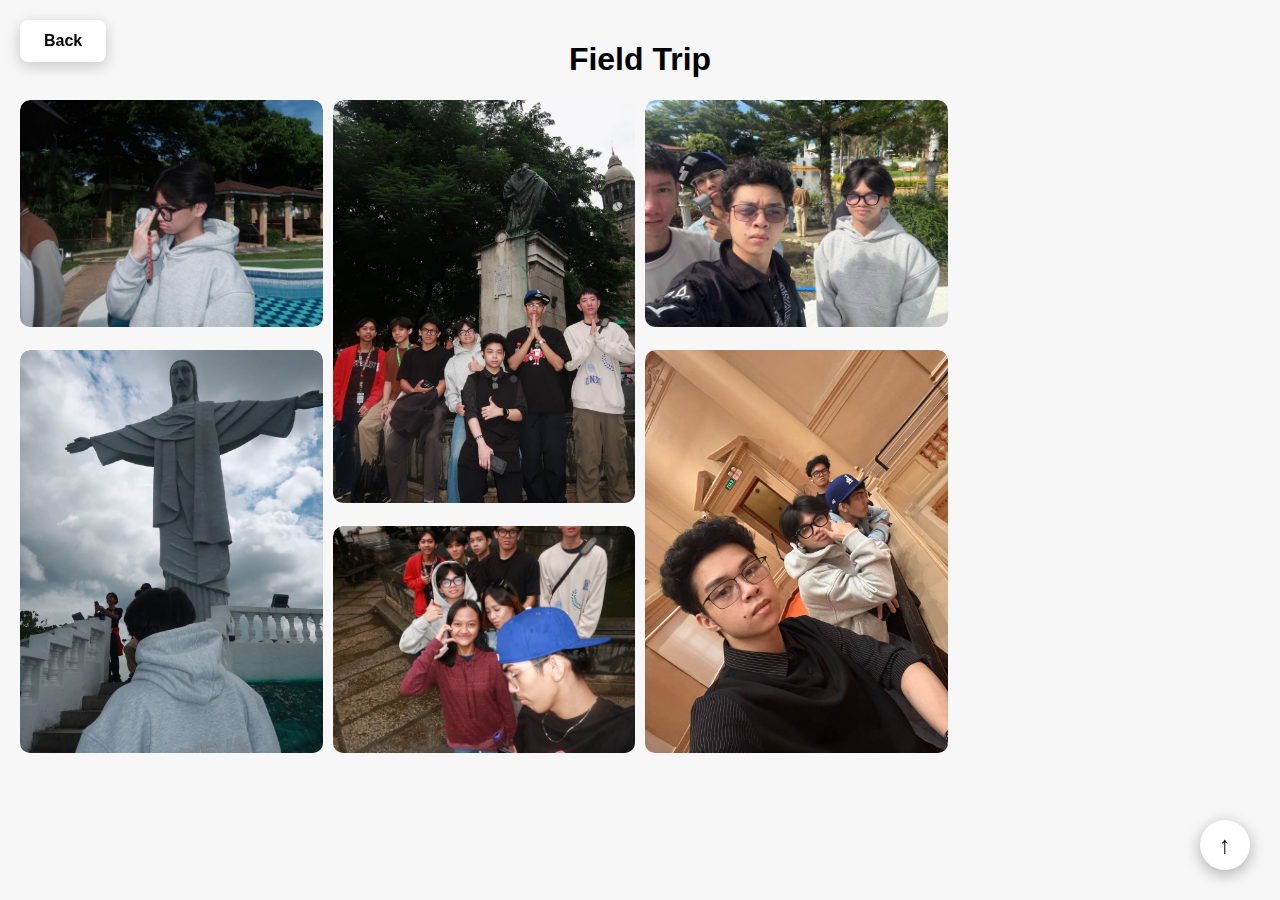
<file: Gallery/fieldtrip.html>
<!DOCTYPE html>
<html lang="en">
<head>
<meta charset="UTF-8">
<meta name="viewport" content="width=device-width, initial-scale=1.0">
<title>Photo Gallery</title>
<link rel="stylesheet" href="../css/gen.css">
</head>
<body>
<div id="top"></div>
<a href="gallery.html" class="home-button">Back</a>
<h1>Field Trip</h1>


<div class="gallery">
    <a href="#img1"><img src="../images/gallery-images/fieldtrip/pic1.jpg" alt="Field Trip Pic 1" class="thumb"></a>
    <a href="#img2"><img src="../images/gallery-images/fieldtrip/pic2.jpg" alt="Field Trip Pic 2" class="thumb"></a>
    <a href="#img3"><img src="../images/gallery-images/fieldtrip/pic3.jpg" alt="Field Trip Pic 3" class="thumb"></a>
    <a href="#img4"><img src="../images/gallery-images/fieldtrip/pic4.jpg" alt="Field Trip Pic 4" class="thumb"></a>
    <a href="#img5"><img src="../images/gallery-images/fieldtrip/pic5.jpg" alt="Field Trip Pic 5" class="thumb"></a>
    <a href="#img6"><img src="../images/gallery-images/fieldtrip/pic6.jpg" alt="Field Trip Pic 6" class="thumb"></a>  
</div>


<div id="img1" class="lightbox">
  <a href="#" class="close"></a>
  <img src="../images/gallery-images/fieldtrip/pic1.jpg" alt="Field Trip Pic 1">
</div>

<div id="img2" class="lightbox">
  <a href="#" class="close"></a>
  <img src="../images/gallery-images/fieldtrip/pic2.jpg" alt="Field Trip Pic 2">
</div>

<div id="img3" class="lightbox">
  <a href="#" class="close"></a>
  <img src="../images/gallery-images/fieldtrip/pic3.jpg" alt="Field Trip Pic 3">
</div>

<div id="img4" class="lightbox">
  <a href="#" class="close"></a>
  <img src="../images/gallery-images/fieldtrip/pic4.jpg" alt="Field Trip Pic 4">
</div>

<div id="img5" class="lightbox">
  <a href="#" class="close"></a>
  <img src="../images/gallery-images/fieldtrip/pic5.jpg" alt="Field Trip Pic 5">
</div>

<div id="img6" class="lightbox">
  <a href="#" class="close"></a>
  <img src="../images/gallery-images/fieldtrip/pic6.jpg" alt="Field Trip Pic 6">
</div>
<a href="#top" class="back-to-top">↑</a>



</body>
</html>
</file>
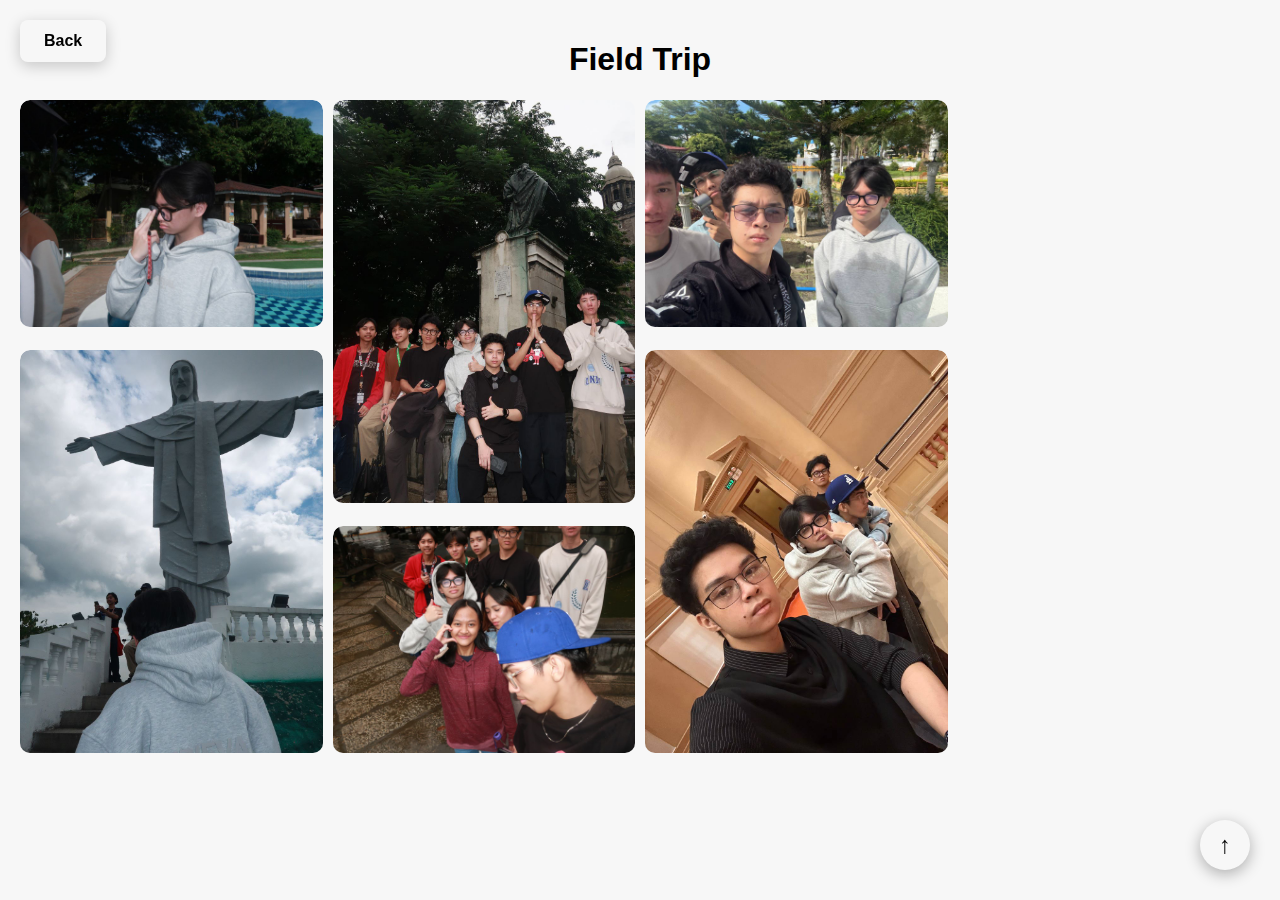
<file: Gallery/FieldTripGal.html>
<!DOCTYPE html>
<html lang="en">
<head>
<meta charset="UTF-8">
<meta name="viewport" content="width=device-width, initial-scale=1.0">
<title>Photo Gallery</title>
<link rel="stylesheet" href="gen.css">
</head>
<body>
<div id="top"></div>
<a href="gallery.html" class="home-button">Back</a>
<h1>Field Trip</h1>


<div class="gallery">
    <a href="#img1"><img src="../Pictures/FieldTrip/pic1.jpg" alt="Field Trip Pic 1" class="thumb"></a>
    <a href="#img2"><img src="../Pictures/FieldTrip/pic2.jpg" alt="Field Trip Pic 2" class="thumb"></a>
    <a href="#img3"><img src="../Pictures/FieldTrip/pic3.jpg" alt="Field Trip Pic 3" class="thumb"></a>
    <a href="#img4"><img src="../Pictures/FieldTrip/pic4.jpg" alt="Field Trip Pic 4" class="thumb"></a>
    <a href="#img5"><img src="../Pictures/FieldTrip/pic5.jpg" alt="Field Trip Pic 5" class="thumb"></a>
    <a href="#img6"><img src="../Pictures/FieldTrip/pic6.jpg" alt="Field Trip Pic 6" class="thumb"></a>  
</div>


<div id="img1" class="lightbox">
  <a href="#" class="close"></a>
  <img src="../Pictures/FieldTrip/pic1.jpg" alt="Field Trip Pic 1">
</div>

<div id="img2" class="lightbox">
  <a href="#" class="close"></a>
  <img src="../Pictures/FieldTrip/pic2.jpg" alt="Field Trip Pic 2">
</div>

<div id="img3" class="lightbox">
  <a href="#" class="close"></a>
  <img src="../Pictures/FieldTrip/pic3.jpg" alt="Field Trip Pic 3">
</div>

<div id="img4" class="lightbox">
  <a href="#" class="close"></a>
  <img src="../Pictures/FieldTrip/pic4.jpg" alt="Field Trip Pic 4">
</div>

<div id="img5" class="lightbox">
  <a href="#" class="close"></a>
  <img src="../Pictures/FieldTrip/pic5.jpg" alt="Field Trip Pic 5">
</div>

<div id="img6" class="lightbox">
  <a href="#" class="close"></a>
  <img src="../Pictures/FieldTrip/pic6.jpg" alt="Field Trip Pic 6">
</div>
<a href="#top" class="back-to-top">↑</a>



</body>
</html>
</file>
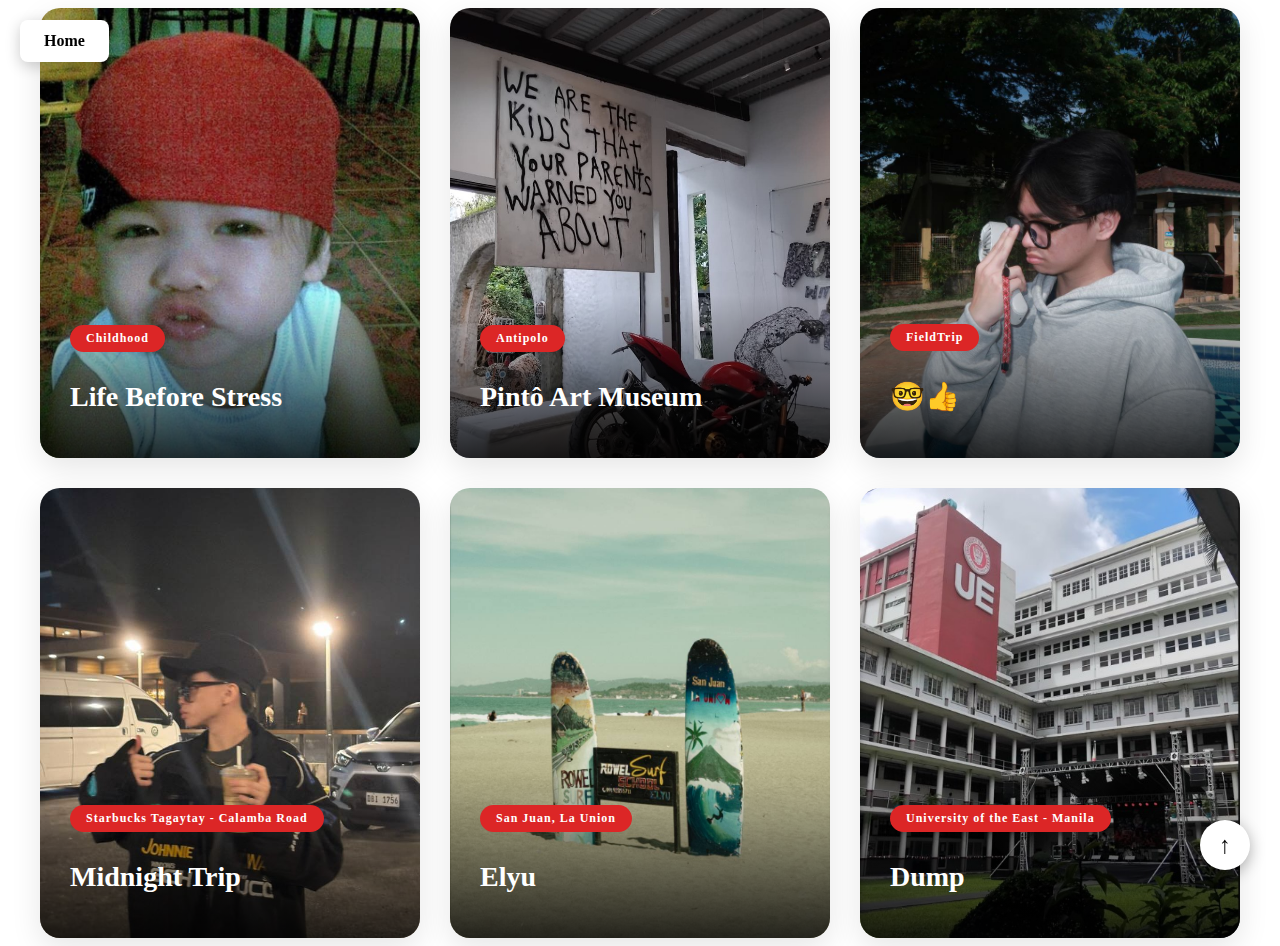
<file: Gallery/gallery.html>
<!DOCTYPE html>
<html lang="en">
<head>
    <meta charset="UTF-8">
    <meta name="viewport" content="width=device-width, initial-scale=1.0">
    <title>Gallery</title>
    <link rel="stylesheet" href="../css/gallery.css">
</head>
<body>
    <div id="top"></div>
    <a href="../index.html" class="home-button">Home</a>
    <div class="stories-grid">
            
        <a href="childhood.html" class="story-card">
            <img src="../images/gallery-images/childhood/childPic3.jpg" alt="Childhood">
            <div class="story-overlay">
                <span class="story-category">Childhood</span>
                <h3 class="story-title">Life Before Stress</h3>
            </div>
        </a>
        
        <a href="antipolo.html" class="story-card">
            <img src="../images/gallery-images/pinto-art/pic5.jpg" alt="Antipolo">
            <div class="story-overlay">
                <span class="story-category">Antipolo</span>
                <h3 class="story-title">Pintô Art Museum</h3>
            </div>
        </a>

        <a href="fieldtrip.html" class="story-card">
            <img src="../images/gallery-images/fieldtrip/pic1.jpg" alt="FieldTrip">
            <div class="story-overlay">
                <span class="story-category">FieldTrip</span>
                <h3 class="story-title">🤓👍</h3>
            </div>
        </a>

        <a href="tagaytay.html" class="story-card">
            <img src="../images/gallery-images/tagaytay/pic1.jpg" alt="Tagaytay">
            <div class="story-overlay">
                <span class="story-category">Starbucks Tagaytay - Calamba Road</span>
                <h3 class="story-title">Midnight Trip</h3>
            </div>
        </a>    

        <a href="elyu.html" class="story-card">
            <img src="../images/gallery-images/elyu/pic1.jpg" alt="La Union">
            <div class="story-overlay">
                <span class="story-category">San Juan, La Union</span>
                <h3 class="story-title">Elyu</h3>
            </div>
        </a>

        <a href="ue.html" class="story-card">
            <img src="../images/gallery-images/ue/pic11.jpg" alt="UE">
            <div class="story-overlay">
                <span class="story-category">University of the East - Manila</span>
                <h3 class="story-title">Dump</h3>
            </div>
        </a>

    </div>

<a href="#top" class="back-to-top">↑</a>
</body>

</html>
</file>
<file: style.css>
* {
    margin: 0;
    padding: 0;
    box-sizing: border-box;
}

.back-to-top {
  position: fixed; /* Stays in place when scrolling */
  bottom: 30px;
  right: 30px;
  color: black;
  width: 50px;
  height: 50px;
  text-align: center;
  line-height: 50px;
  font-size: 24px;
  border-radius: 50%; /* Makes it circular */
  text-decoration: none;
  box-shadow: 0 4px 15px rgba(0, 0, 0, 0.3);
  transition: all 0.3s ease;
  z-index: 1000; /* Stays on top */
}

.back-to-top:hover {
  background-color: #a2adb8; /* Match hero gradient */
}

/* Hero Section */
.Hero {
    position: relative;
    height: 100vh;
    width: 100%;
    overflow: hidden;
}

.Hero img {
    width: 100%;
    height: 100%;
    object-fit: cover;
}

#logo {
    position: absolute;
    top: 20px;
    left: 30px;
    color: white;
    font-size: 32px;
    font-family: 'Radley', serif;
}

.nav {
    position: absolute;
    top: 30px;
    right: 40px;
}

.nav a {
    color: white;
    text-decoration: none;
    margin-left: 25px;
    font-size: 28px;
    font-family: 'Inter', sans-serif;
}

.nameBox {
    position: absolute;
    top: 50%;
    left: 50%;
    transform: translate(-50%, -50%);
    width: 100%;
    padding: 40px 0;
    background: rgba(85, 98, 105, 0.5);
    display: flex;
    justify-content: space-around;
    gap: 300px;
}

.nameBox span {
    color: white;
    font-size: 148px;
    letter-spacing: 7px;
    font-family: 'Cormorant Garamond', cursive; 
}

/* About Section - FIXED */
.about-section {
    padding: 80px 10%;
    background-color: #f5f5f5;
    min-height: 100vh;
    display: flex;
    align-items: center;
}

.about-container {
    display: flex;
    align-items: center;
    gap: 80px;
    flex-wrap: nowrap; /* Changed from wrap to nowrap to keep side by side */
}

.about-image {
    flex-shrink: 0; /* Prevents image from shrinking */
}

.about-image img {
    width: 400px;
    height: 550px;
    border-radius: 15px;
    object-fit: cover;
}

.about-text {
    flex: 1; /* Takes remaining space on the right */
}

.about-text h2 {
    font-family: 'Radley', serif;
    font-size: 80px;
    margin-bottom: 20px;
    color: #9c1d1c;
}

.about-text p {
    font-family: 'Inter', sans-serif;
    text-align: justify;
    font-size: 24px;
    line-height: 1.6;
    color: #555;
}

/* Links Section */
.Links {
    display: flex;       
    flex-direction: row; 
    justify-content: center;
    align-items: center;
    gap: 20px;
    padding: 40px;
    background-color: #fff;
}

.Links a {
    text-decoration: none;
    color: #333;
    font-family: 'Cormorant Garamond', serif;
    font-size: 18px;
    padding: 10px 20px;
    border: 2px solid #333;
    border-radius: 5px;
    transition: all 0.3s ease;
}

.Links a:hover {
    background-color: #333;
    color: white;
}

#MoreAboutMe{
    text-align: right;
    margin-top: 30px;
}

#MoreAboutMe a{
    text-align: right;
    color: black;
    text-decoration: none;
    font-family: 'Inter', sans-serif;
}

/* LATEST STORIES SECTION */
.stories-section {
    padding: 80px 10%;
    background-color: #ffffff;
    text-align: center;
}

.stories-label {
    color: #dc2626;
    font-size: 14px;
    font-weight: 600;
    letter-spacing: 2px;
    margin-bottom: 10px;
}

.stories-title {
    font-family: 'Cormorant Garamond', serif;
    font-size: 56px;
    font-weight: 700;
    color: #1a1a1a;
    margin-bottom: 40px;
}

/* Stories Grid */
.stories-grid {
    display: grid;
    grid-template-columns: repeat(auto-fit, minmax(350px, 1fr));
    gap: 30px;
    max-width: 1200px;
    margin: 0 auto;
}

/* Story Card */
.story-card {
    position: relative;
    height: 450px;
    border-radius: 20px;
    overflow: hidden;
    text-decoration: none;
    display: block;
    box-shadow: 0 10px 30px rgba(0, 0, 0, 0.1);
    transition: transform 0.3s ease, box-shadow 0.3s ease;
}

.story-card:hover {
    transform: translateY(-10px);
    box-shadow: 0 15px 40px rgba(0, 0, 0, 0.2);
}

.story-card img {
    width: 100%;
    height: 100%;
    object-fit: cover;
    transition: transform 0.5s ease;
}

.story-card:hover img {
    transform: scale(1.1);
}

/* Story Overlay */
.story-overlay {
    position: absolute;
    bottom: 0;
    left: 0;
    right: 0;
    padding: 30px;
    background: linear-gradient(to top, rgba(0, 0, 0, 0.8), transparent);
    color: white;
}

.story-category {
    display: inline-block;
    background-color: #dc2626;
    color: white;
    padding: 6px 16px;
    border-radius: 20px;
    font-size: 12px;
    font-weight: 600;
    letter-spacing: 1px;
    margin-bottom: 10px;
}

.story-title {
    font-family: 'Cormorant Garamond', serif;
    font-size: 28px;
    font-weight: 700;
    margin-bottom: 15px;
    color: white;
}

.story-meta {
    display: flex;
    justify-content: space-between;
    align-items: center;
    font-size: 14px;
}

.story-time {
    display: flex;
    align-items: center;
    gap: 5px;
}

.story-arrow {
    font-size: 24px;
    transition: transform 0.3s ease;
}

.story-card:hover .story-arrow {
    transform: translate(5px, -5px);
}

/* Responsive Design */
@media (max-width: 768px) {
    .stories-title {
        font-size: 40px;
    }

    .stories-grid {
        grid-template-columns: 1fr;
    }

    .category-buttons {
        gap: 10px;
    }

    .category-btn {
        padding: 10px 18px;
        font-size: 13px;
    }
}


/* CONTACT SECTION */
.contact-section {
    padding: 80px 10%;
    background: #556269;
}

.contact-container {
    max-width: 1200px;
    margin: 0 auto;
    display: grid;
    grid-template-columns: 1fr 1fr;
    gap: 60px;
    align-items: start;
}

/* Left Side - Contact Info */
.contact-info {
    color: white;
    text-align: start;
}

.contact-label {
    color: rgba(255, 255, 255, 0.8);
    font-size: 14px;
    font-weight: 600;
    letter-spacing: 2px;
    margin-bottom: 10px;
}

.contact-title {
    font-family: 'Cormorant Garamond', serif;
    font-size: 48px;
    font-weight: 700;
    margin-bottom: 20px;
    color: white;
}

.contact-description {
    font-size: 18px;
    line-height: 1.8;
    margin-bottom: 40px;
    color: rgba(255, 255, 255, 0.9);
    font-family: 'Inter', sans-serif;
}

/* Contact Details */
.contact-details {
    margin-bottom: 40px;
}

.contact-item {
    display: flex;
    align-items: flex-start;
    gap: 20px;
    margin-bottom: 25px;
}

.contact-icon {
    font-size: 32px;
    width: 50px;
    height: 50px;
    background: rgba(255, 255, 255, 0.1);
    border-radius: 12px;
    display: flex;
    align-items: center;
    justify-content: center;
}

.contact-item h4 {
    font-size: 16px;
    font-weight: 600;
    margin-bottom: 5px;
    color: white;
}

.contact-item a {
    color: rgba(255, 255, 255, 0.9);
    text-decoration: none;
    transition: color 0.3s ease;
}

.contact-item a:hover {
    color: white;
}

.contact-item p {
    color: rgba(255, 255, 255, 0.9);
    margin: 0;
}

/* Social Links */
.social-links {
    display: flex;
    gap: 15px;
}

.social-btn {
    width: 50px;
    height: 50px;
    background: rgba(255, 255, 255, 0.1);
    border-radius: 12px;
    display: flex;
    align-items: center;
    justify-content: center;
    color: white;
    transition: all 0.3s ease;
    text-decoration: none;
}

.social-btn:hover {
    background: white;
    color: #667eea;
    transform: translateY(-5px);
}


/* Responsive Design */
@media (max-width: 968px) {
    .contact-container {
        grid-template-columns: 1fr;
        gap: 40px;
    }

    .contact-title {
        font-size: 36px;
    }

    .contact-form-container {
        padding: 30px;
    }
}
</file>
<file: css/gen.css>
body {
  font-family: Arial, sans-serif;
  text-align: center;
  background-color: #f7f7f7;
  margin: 0;
  padding: 20px;
}

/* Gallery grid */
.gallery {
  column-count: 4; 
  column-gap: 10px;
  max-width: 1600px;
  margin: auto;
}

.gallery a {
  display: inline-block;
  width: 100%;
  margin-bottom: 15px;
  break-inside: avoid; 
  overflow: hidden;
  border-radius: 10px;
}


/* Thumbnails */
.thumb {
  width: 100%;
  height: auto;
  border-radius: 10px;
  cursor: pointer;
  transition: transform 0.2s;
}

.thumb:hover {
  transform: scale(1.05);
}

/* Lightbox overlay */
.lightbox {
  display: none; 
  position: fixed;
  top: 0;
  left: 0;
  width: 100%;
  height: 100%;
  background-color: rgba(0,0,0,0.85);
  justify-content: center;
  align-items: center;
  inset: 0;
  z-index: 2000;
}

/* Show lightbox when targeted */
.lightbox:target {
  display: flex;
}

/* Lightbox image */
.lightbox img {
  max-width: 90%;
  max-height: 90%;
  border-radius: 8px;
}

/* Close link */
.close {
  position: absolute;
  top: 0;
  left: 0;
  width: 100%;
  height: 100%;
  text-decoration: none;
}


/* Home Button */
.home-button {
  position: fixed; 
  top: 20px;
  left: 20px;
  color: black;
  background-color: white;
  padding: 12px 24px;
  text-decoration: none;
  border-radius: 8px;
  font-size: 1rem;
  font-weight: 600;
  box-shadow: 0 4px 15px rgba(0, 0, 0, 0.2);
  transition: all 0.3s ease;
  z-index: 1000; 
}

.home-button:hover {
  background-color: #a2adb8; 
}

/* Back to Top Button */
.back-to-top {
  position: fixed; 
  bottom: 30px;
  right: 30px;
  color: black;
  background-color: white;
  width: 50px;
  height: 50px;
  text-align: center;
  line-height: 50px;
  font-size: 24px;
  border-radius: 50%; 
  text-decoration: none;
  box-shadow: 0 4px 15px rgba(0, 0, 0, 0.3);
  transition: all 0.3s ease;
  z-index: 1000; 
}

.back-to-top:hover {
  background-color: #a2adb8; 
}
</file>
<file: Gallery/gen.css>
body {
  font-family: Arial, sans-serif;
  text-align: center;
  background-color: #f7f7f7;
  margin: 0;
  padding: 20px;
}

/* Gallery grid */
.gallery {
  column-count: 4; /* Number of columns */
  column-gap: 10px;
  max-width: 1600px;
  margin: auto;
}

.gallery a {
  display: inline-block;
  width: 100%;
  margin-bottom: 15px;
  break-inside: avoid; /* Prevents breaking images across columns */
  overflow: hidden;
  border-radius: 10px;
}


/* Thumbnails */
.thumb {
  width: 100%;
  height: auto;
  border-radius: 10px;
  cursor: pointer;
  transition: transform 0.2s;
}

.thumb:hover {
  transform: scale(1.05);
}

/* Lightbox overlay */
.lightbox {
  display: none; 
  position: fixed;
  top: 0;
  left: 0;
  width: 100%;
  height: 100%;
  background-color: rgba(0,0,0,0.85);
  justify-content: center;
  align-items: center;
}

/* Show lightbox when targeted */
.lightbox:target {
  display: flex;
}

/* Lightbox image */
.lightbox img {
  max-width: 90%;
  max-height: 90%;
  border-radius: 8px;
}

/* Close link */
.close {
  position: absolute;
  top: 0;
  left: 0;
  width: 100%;
  height: 100%;
  text-decoration: none;
}


/* Home Button */
.home-button {
  position: fixed; /* Stays in place when scrolling */
  top: 20px;
  left: 20px;
  color: black;
  padding: 12px 24px;
  text-decoration: none;
  border-radius: 8px;
  font-size: 1rem;
  font-weight: 600;
  box-shadow: 0 4px 15px rgba(0, 0, 0, 0.2);
  transition: all 0.3s ease;
  z-index: 1000; /* Stays on top of everything */
}

.home-button:hover {
  background-color: #a2adb8; /* Match hero gradient */
}

/* Back to Top Button */
.back-to-top {
  position: fixed; /* Stays in place when scrolling */
  bottom: 30px;
  right: 30px;
  color: black;
  width: 50px;
  height: 50px;
  text-align: center;
  line-height: 50px;
  font-size: 24px;
  border-radius: 50%; /* Makes it circular */
  text-decoration: none;
  box-shadow: 0 4px 15px rgba(0, 0, 0, 0.3);
  transition: all 0.3s ease;
  z-index: 1000; /* Stays on top */
}

.back-to-top:hover {
  background-color: #a2adb8; /* Match hero gradient */
}
</file>
<file: css/gallery.css>
.stories-grid {
    display: grid;
    grid-template-columns: repeat(auto-fit, minmax(350px, 1fr));
    gap: 30px;
    max-width: 1200px;
    margin: 0 auto;
}

.story-card {
    position: relative;
    height: 450px;
    border-radius: 20px;
    overflow: hidden;
    text-decoration: none;
    display: block;
    box-shadow: 0 10px 30px rgba(0, 0, 0, 0.1);
    transition: transform 0.3s ease, box-shadow 0.3s ease;
}

.story-card:hover {
    transform: translateY(-10px);
    box-shadow: 0 15px 40px rgba(0, 0, 0, 0.2);
}

.story-card img {
    width: 100%;
    height: 100%;
    object-fit: cover;
    transition: transform 0.5s ease;
}

.story-card:hover img {
    transform: scale(1.1);
}

/* Story Overlay */
.story-overlay {
    position: absolute;
    bottom: 0;
    left: 0;
    right: 0;
    padding: 30px;
    background: linear-gradient(to top, rgba(0, 0, 0, 0.8), transparent);
    color: white;
}

.story-category {
    display: inline-block;
    background-color: #dc2626;
    color: white;
    padding: 6px 16px;
    border-radius: 20px;
    font-size: 12px;
    font-weight: 600;
    letter-spacing: 1px;
    margin-bottom: 1px;
}

.story-title {
    font-family: 'Cormorant Garamond', serif;
    font-size: 28px;
    font-weight: 700;
    margin-bottom: 15px;
    color: white;
}

/* Thumbnail style */
.thumb {
  width: 150px;
  margin: 10px;
  cursor: pointer;
  transition: transform 0.2s;
}

.thumb:hover {
  transform: scale(1.05);
}

/* Lightbox (hidden by default) */
.lightbox {
  display: none;
  position: fixed;
  top: 0;
  left: 0;
  width: 100%;
  height: 100%;
  background: rgba(0,0,0,0.8);
  justify-content: center;
  align-items: center;
}

/* Show lightbox when targeted */
.lightbox:target {
  display: flex;
}

/* Lightbox image */
.lightbox img {
  max-width: 90%;
  max-height: 90%;
  border-radius: 8px;
}

/* Close button */
.close {
  position: absolute;
  top: 20px;
  right: 30px;
  font-size: 40px;
  color: white;
  text-decoration: none;
}


/* Home Button */
.home-button {
  position: fixed; /* Stays in place when scrolling */
  top: 20px;
  left: 20px;
  color: black;
  background-color: white;
  padding: 12px 24px;
  text-decoration: none;
  border-radius: 8px;
  font-size: 1rem;
  font-weight: 600;
  box-shadow: 0 4px 15px rgba(0, 0, 0, 0.2);
  transition: all 0.3s ease;
  z-index: 1000; /* Stays on top of everything */
}

.home-button:hover {
  background-color: #a2adb8; /* Match hero gradient */
}

/* Back to Top Button */
.back-to-top {
  position: fixed; /* Stays in place when scrolling */
  bottom: 30px;
  right: 30px;
  color: black;
  background-color: white;
  width: 50px;
  height: 50px;
  text-align: center;
  line-height: 50px;
  font-size: 24px;
  border-radius: 50%; /* Makes it circular */
  text-decoration: none;
  box-shadow: 0 4px 15px rgba(0, 0, 0, 0.3);
  transition: all 0.3s ease;
  z-index: 1000; /* Stays on top */
}

.back-to-top:hover {
  background-color: #a2adb8; /* Match hero gradient */
}
</file>
